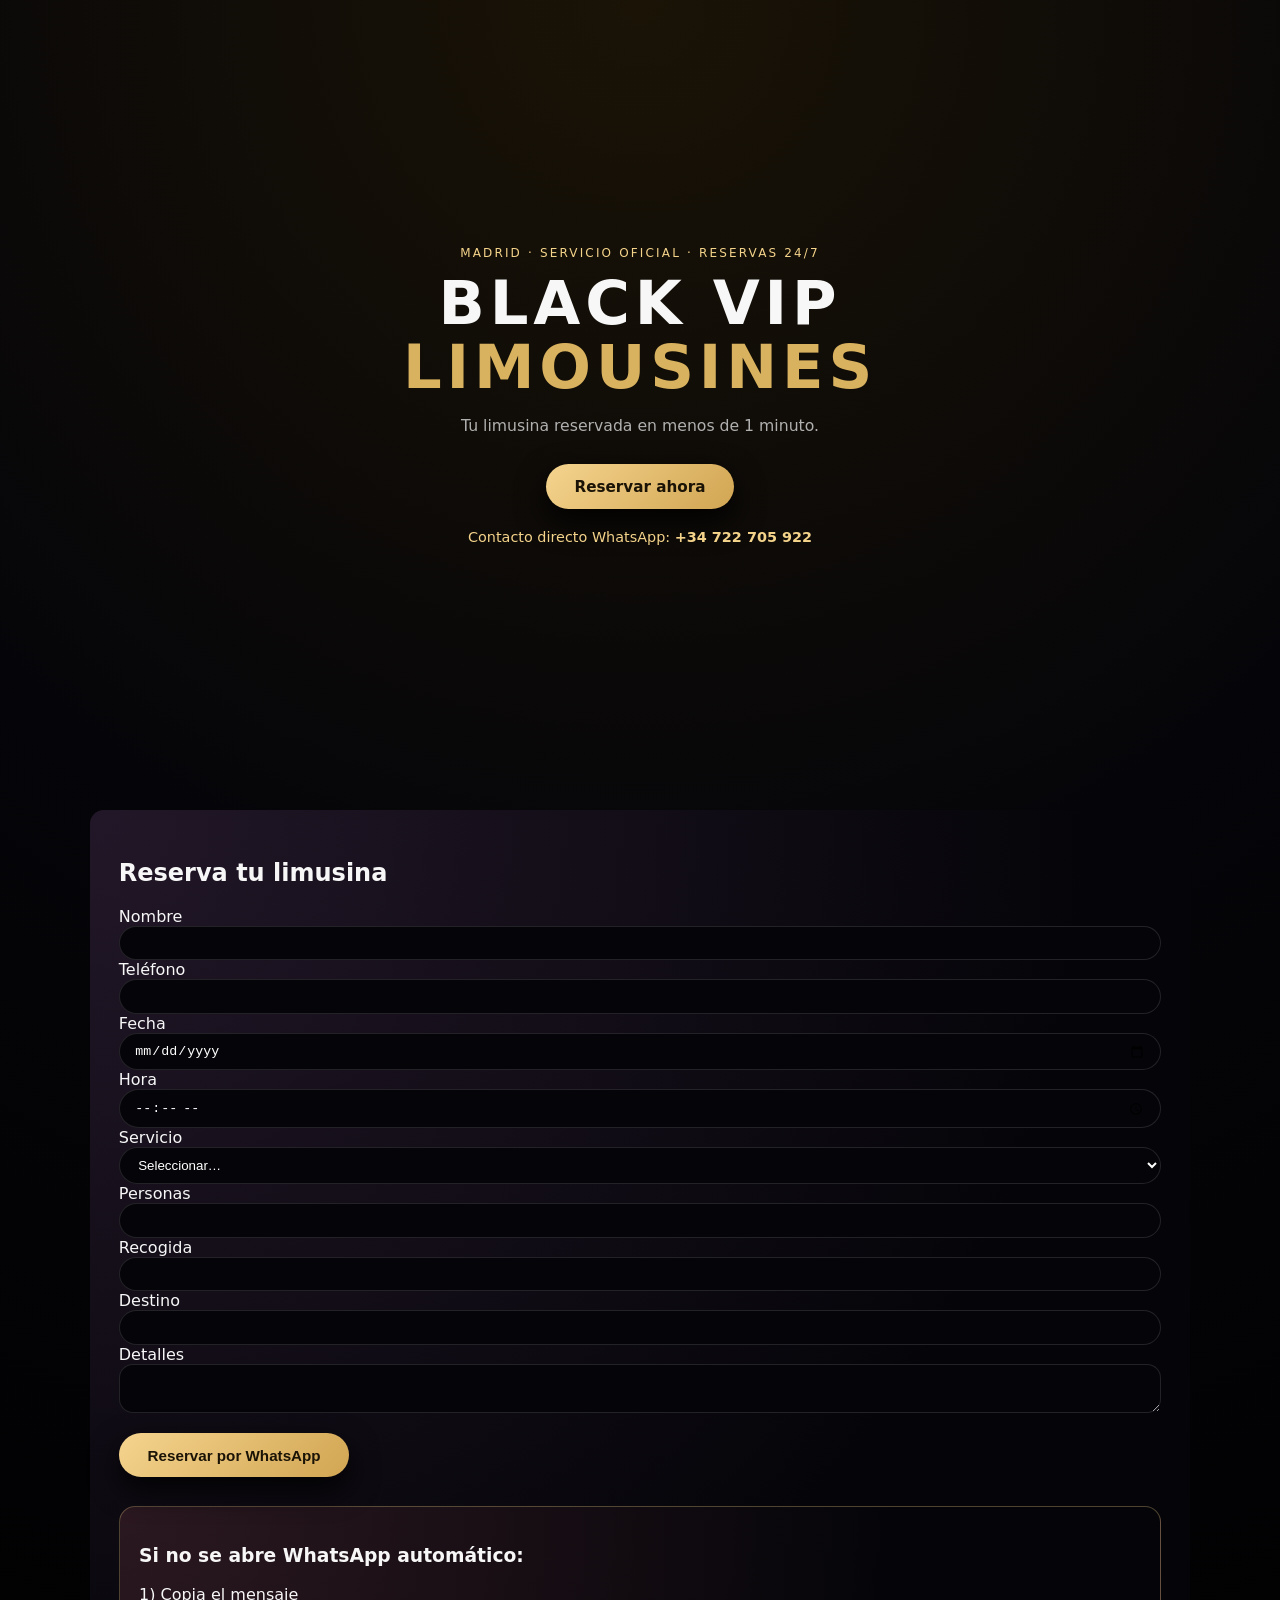
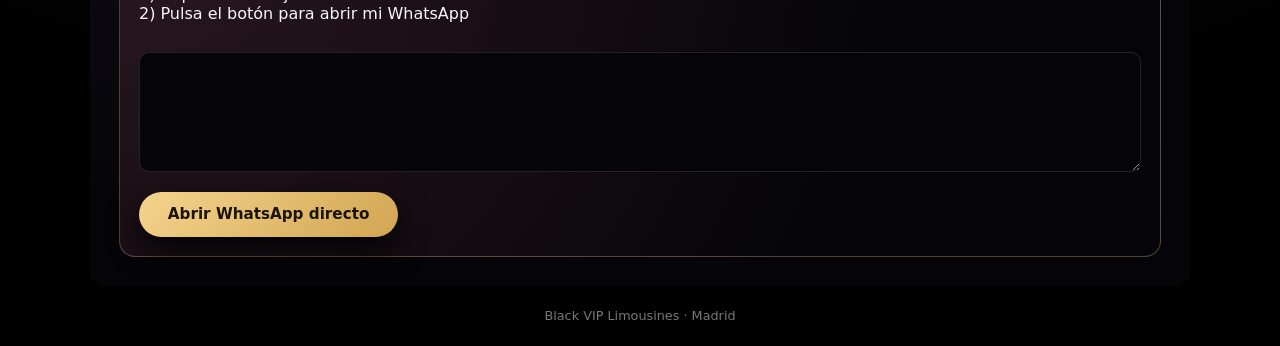
<file: index.html>
<!DOCTYPE html>
<html lang="es">
<head>
<meta charset="UTF-8">
<title>Black VIP Limousines Madrid</title>
<meta name="viewport" content="width=device-width, initial-scale=1.0">

<style>
/* ============================
   TODO EL CSS AQUÍ
   ============================ */

:root {
  --bg: #050509;
  --bg-alt: #0c0c11;
  --gold: #d9b25f;
  --gold-soft: #f4d38a;
  --text: #f7f7f7;
  --muted: #b0b0b0;
  --radius: 14px;
  --shadow: 0 18px 40px rgba(0, 0, 0, 0.8);
  --max-width: 1100px;
  --transition: 0.25s ease-out;
  font-family: system-ui, -apple-system, BlinkMacSystemFont, "SF Pro Text",
    "Roboto", sans-serif;
}

*, *::before, *::after {
  box-sizing: border-box;
}

body {
  margin: 0;
  background: radial-gradient(circle at top, #1a1306 0, #050509 45%, #000 100%);
  color: var(--text);
}

/* HERO */

.hero {
  min-height: 90vh;
  display: flex;
  align-items: center;
  justify-content: center;
  text-align: center;
  padding: 3rem 1.5rem 4rem;
}

.hero-inner {
  max-width: 780px;
}

.hero-tag {
  text-transform: uppercase;
  letter-spacing: 0.18em;
  font-size: 0.75rem;
  color: var(--gold-soft);
  margin-bottom: 0.75rem;
}

.hero h1 {
  font-size: clamp(2.6rem, 5vw, 3.8rem);
  line-height: 1.05;
  letter-spacing: 0.08em;
  margin: 0 0 1rem;
}

.hero h1 span {
  color: var(--gold);
}

.hero-subtitle {
  margin: 0 auto 1.8rem;
  max-width: 600px;
  color: var(--muted);
  font-size: 0.98rem;
}

.hero-phone {
  margin-top: 1.25rem;
  font-size: 0.9rem;
  color: var(--gold-soft);
}

.btn {
  display: inline-flex;
  align-items: center;
  justify-content: center;
  gap: 0.35rem;
  padding: 0.85rem 1.8rem;
  border-radius: 999px;
  font-weight: 600;
  font-size: 0.95rem;
  text-decoration: none;
  border: none;
  cursor: pointer;
  transition: var(--transition);
}

.btn-primary {
  background: linear-gradient(135deg, #f5d48e, #d1a552);
  color: #1a1306;
  box-shadow: 0 12px 30px rgba(0, 0, 0, 0.9);
}

.btn-primary:hover {
  transform: translateY(-2px);
  box-shadow: 0 16px 40px rgba(0, 0, 0, 0.95);
}

/* CARDS */

.cards {
  max-width: var(--max-width);
  margin: 0 auto;
  display: grid;
  grid-template-columns: repeat(auto-fit, minmax(260px,1fr));
  gap: 1.6rem;
}

.card {
  background: radial-gradient(circle at top left,#1f1725 0,#050509 55%);
  border-radius: var(--radius);
  padding: 1.8rem 1.6rem;
  box-shadow: var(--shadow);
  border: 1px solid rgba(255,255,255,0.04);
}

.card h3 { margin:0 0 .6rem; }

/* FORMULARIO */

.booking-form{
  max-width: var(--max-width);
  margin:0 auto;
  background: radial-gradient(circle at top left,#221728 0,#050509 65%);
  border-radius: var(--radius);
  padding:1.8rem;
}

input,select,textarea {
  width:100%;
  background:#050509;
  border-radius:999px;
  border:1px solid rgba(255,255,255,0.12);
  color:white;
  padding:.55rem .9rem;
}

textarea {
  border-radius:14px;
}

/* MANUAL BOX */
.manual-box {
  margin-top:1.8rem;
  padding:1.2rem;
  background: radial-gradient(circle at top left,#2b1820 0,#050509 70%);
  border:1px solid rgba(244,211,138,0.3);
  border-radius:16px;
}

#mensaje-whatsapp {
  width:100%;
  min-height:120px;
  border-radius:10px;
  margin-top:.8rem;
}

.footer {
  padding:1.4rem;
  text-align:center;
  background:#000;
  color:#777;
  font-size:.8rem;
}

</style>
</head>

<body>

<!-- ======================= -->
<!--        HERO             -->
<!-- ======================= -->
<header class="hero">
  <div class="hero-inner">
    <p class="hero-tag">MADRID · SERVICIO OFICIAL · RESERVAS 24/7</p>
    <h1>BLACK VIP<br><span>LIMOUSINES</span></h1>
    <p class="hero-subtitle">
      Tu limusina reservada en menos de 1 minuto.
    </p>
    <a href="#reserva" class="btn btn-primary">Reservar ahora</a>
    <p class="hero-phone">Contacto directo WhatsApp: <strong>+34 722 705 922</strong></p>
  </div>
</header>

<!-- ======================= -->
<!--     FORMULARIO          -->
<!-- ======================= -->
<section id="reserva" class="section section-form">
  <div class="booking-form">
    <h2>Reserva tu limusina</h2>

    <form id="form-reserva">
      <label>Nombre</label>
      <input id="nombre" required>

      <label>Teléfono</label>
      <input id="telefono" required>

      <label>Fecha</label>
      <input type="date" id="fecha" required>

      <label>Hora</label>
      <input type="time" id="hora" required>

      <label>Servicio</label>
      <select id="servicio" required>
        <option value="">Seleccionar…</option>
        <option value="Hummer Negra · 12 plazas (290€)">Hummer Negra · 12 plazas (290€)</option>
        <option value="Limobus hasta 14 personas (300€)">Limobus hasta 14 personas (300€)</option>
      </select>

      <label>Personas</label>
      <input type="number" id="personas" required>

      <label>Recogida</label>
      <input id="recogida" required>

      <label>Destino</label>
      <input id="destino" required>

      <label>Detalles</label>
      <textarea id="detalles"></textarea>

      <button class="btn btn-primary" type="submit" style="margin-top:1rem;">Reservar por WhatsApp</button>
    </form>

    <!-- Manual -->
    <div class="manual-box">
      <h3>Si no se abre WhatsApp automático:</h3>
      <p>1) Copia el mensaje<br>2) Pulsa el botón para abrir mi WhatsApp</p>

      <textarea id="mensaje-whatsapp" readonly></textarea>

      <a class="btn btn-primary" href="https://api.whatsapp.com/send?phone=34722705922" target="_blank" style="margin-top:1rem;">
        Abrir WhatsApp directo
      </a>
    </div>
  </div>
</section>

<footer class="footer">
  Black VIP Limousines · Madrid
</footer>

<!-- ======================= -->
<!--          JS             -->
<!-- ======================= -->
<script>
const WHATSAPP_NUMBER="34722705922";

document.getElementById("form-reserva").addEventListener("submit", function(e){
  e.preventDefault();

  let nombre=document.getElementById("nombre").value.trim();
  let tel=document.getElementById("telefono").value.trim();
  let fecha=document.getElementById("fecha").value;
  let hora=document.getElementById("hora").value;
  let servicio=document.getElementById("servicio").value;
  let personas=document.getElementById("personas").value;
  let recogida=document.getElementById("recogida").value.trim();
  let destino=document.getElementById("destino").value.trim();
  let detalles=document.getElementById("detalles").value.trim();

  let msg =
"RESERVA LIMUSINA\n\n" +
"Nombre: "+nombre+"\n" +
"Teléfono: "+tel+"\n" +
"Fecha: "+fecha+"\n" +
"Hora: "+hora+"\n" +
"Servicio: "+servicio+"\n" +
"Personas: "+personas+"\n" +
"Recogida: "+recogida+"\n" +
"Destino: "+destino+"\n" +
"Detalles: "+detalles+"\n\n";

  document.getElementById("mensaje-whatsapp").value = msg;

  let url = "https://api.whatsapp.com/send?phone="+WHATSAPP_NUMBER+"&text="+encodeURIComponent(msg);

  window.location.href = url;
});
</script>

</body>
</html>
</file>
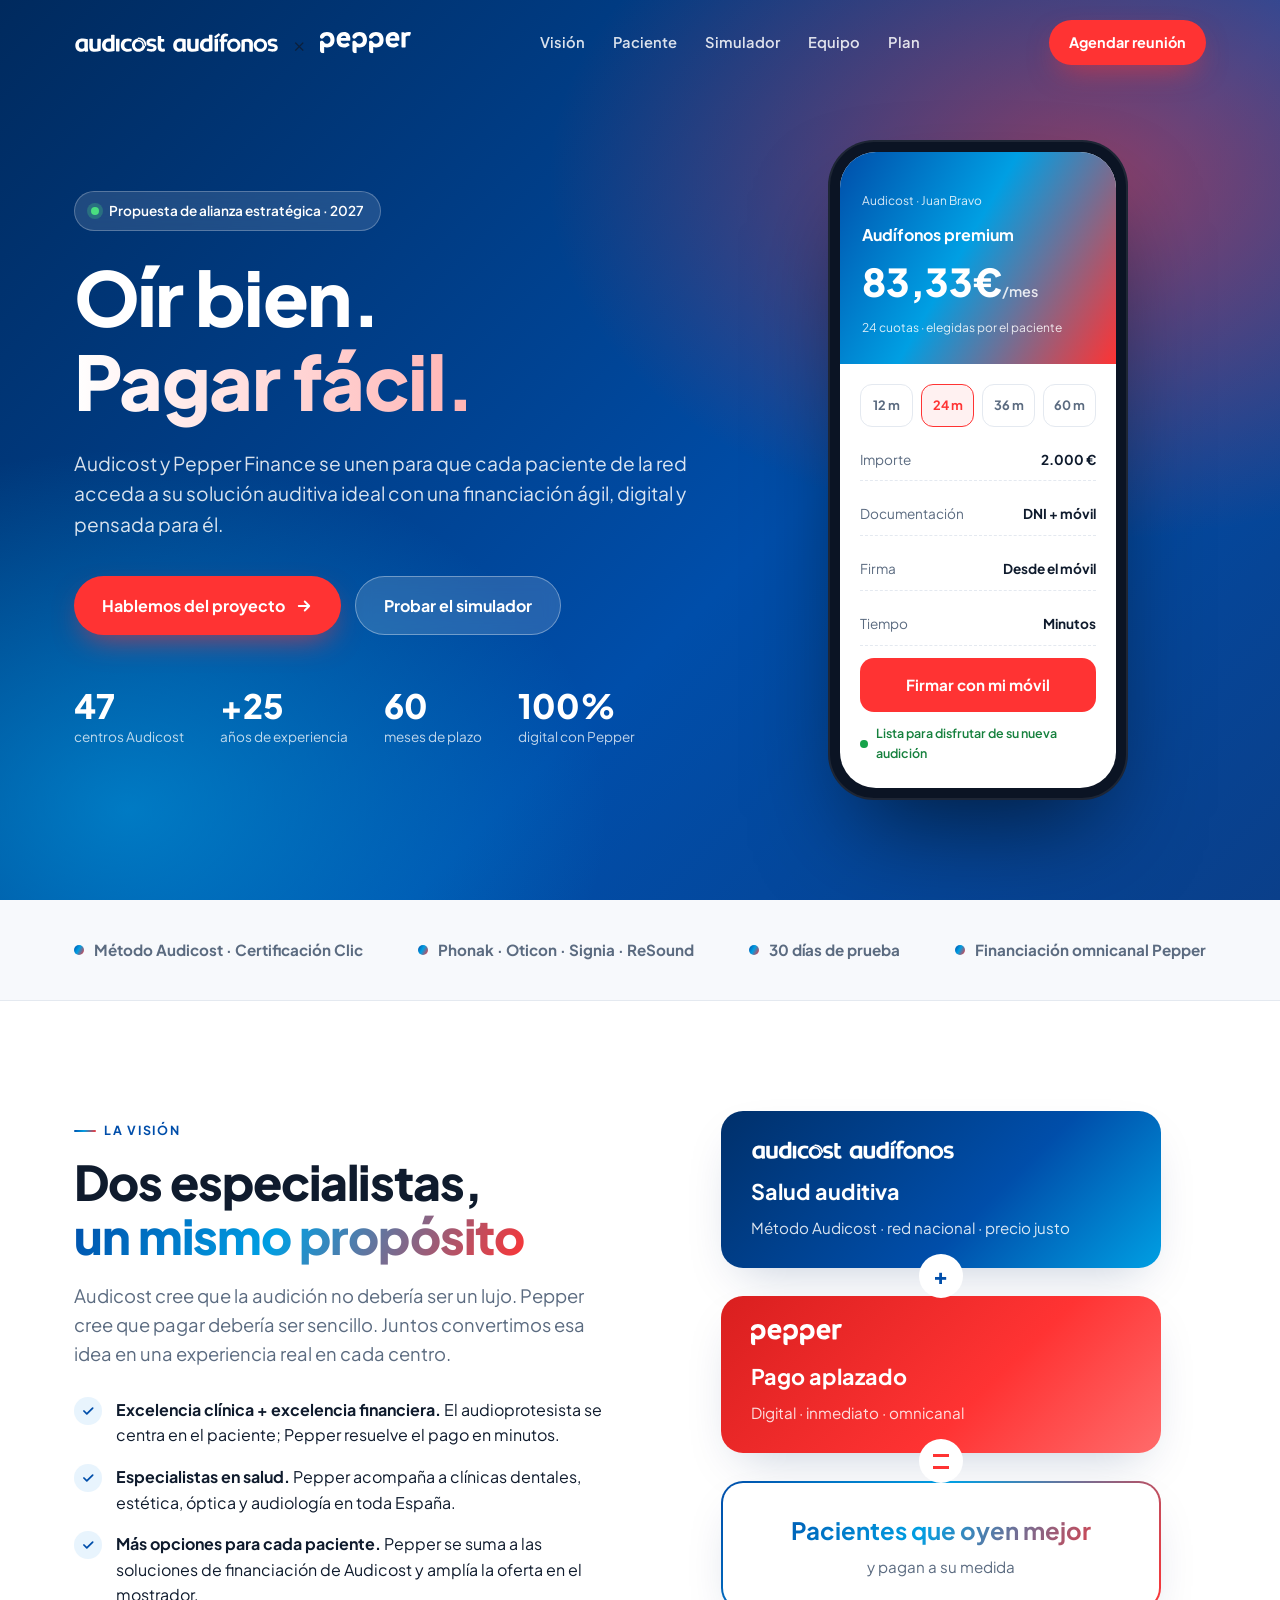
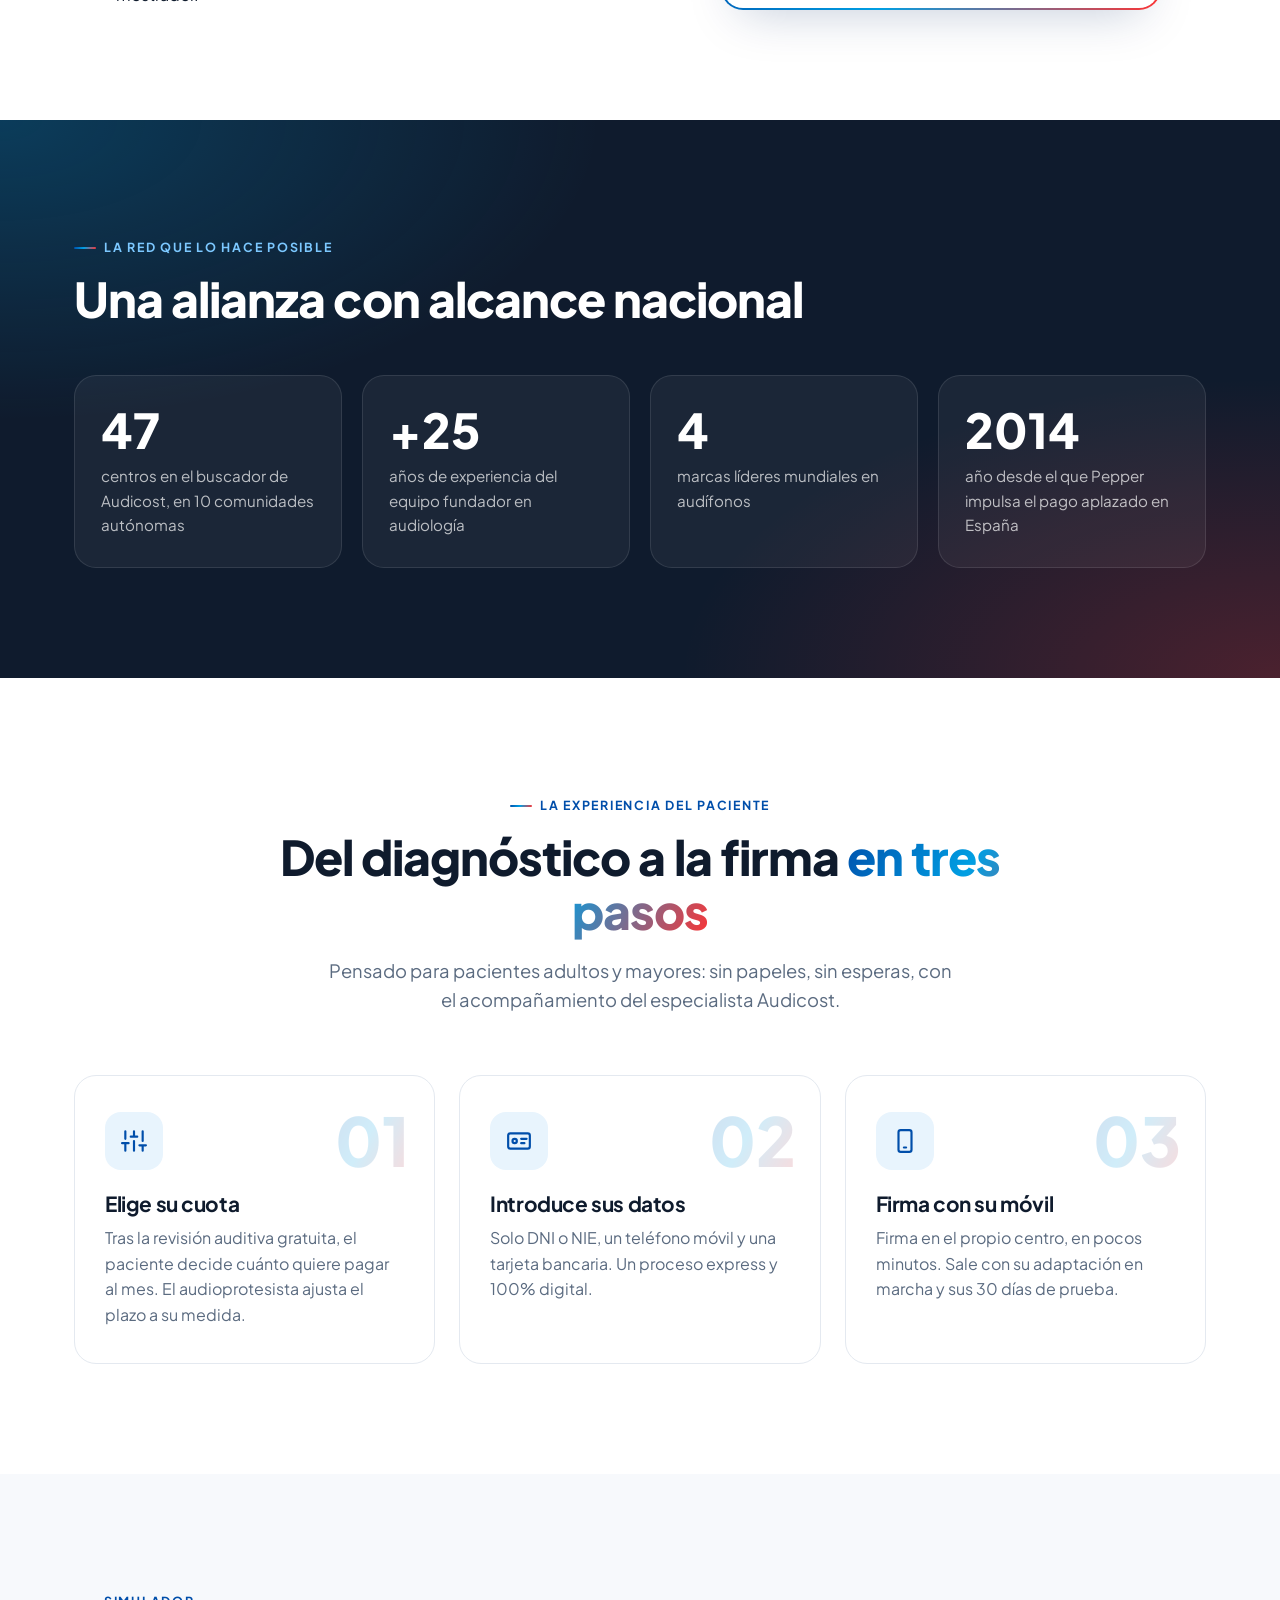
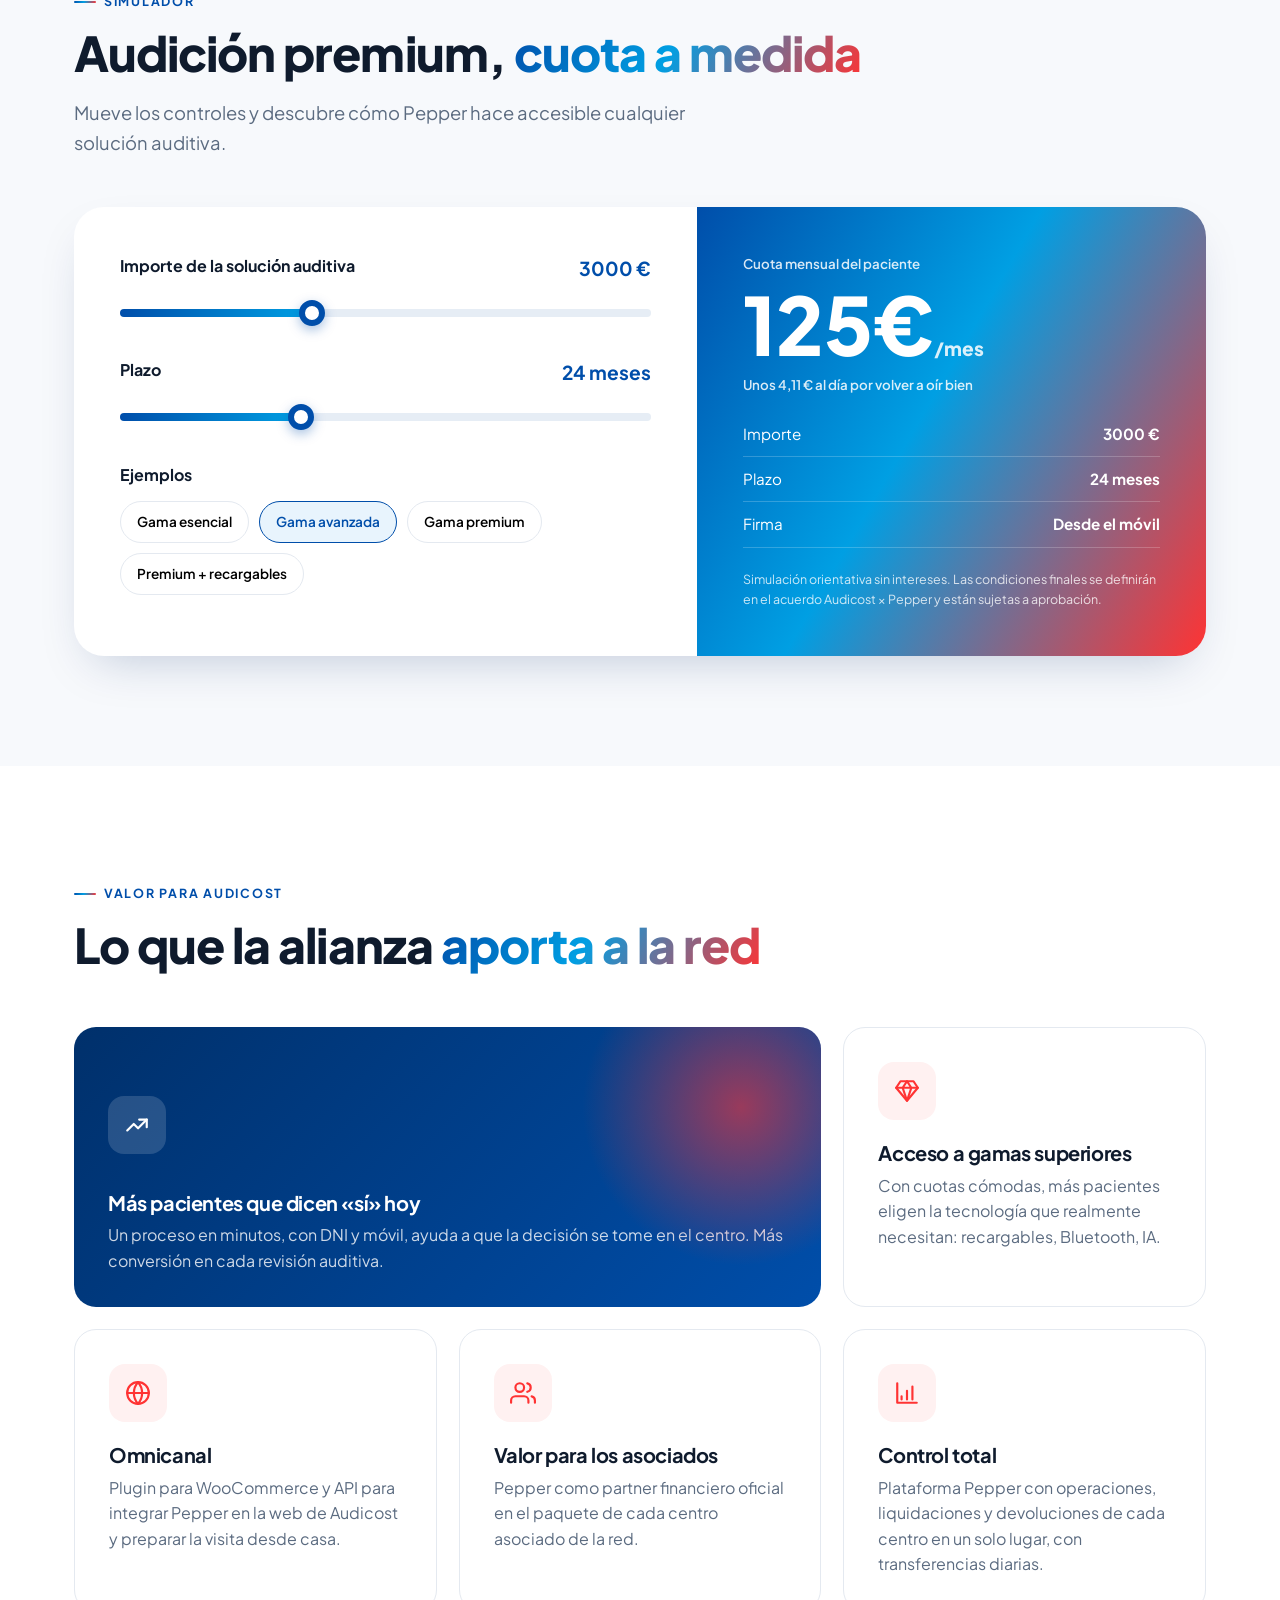
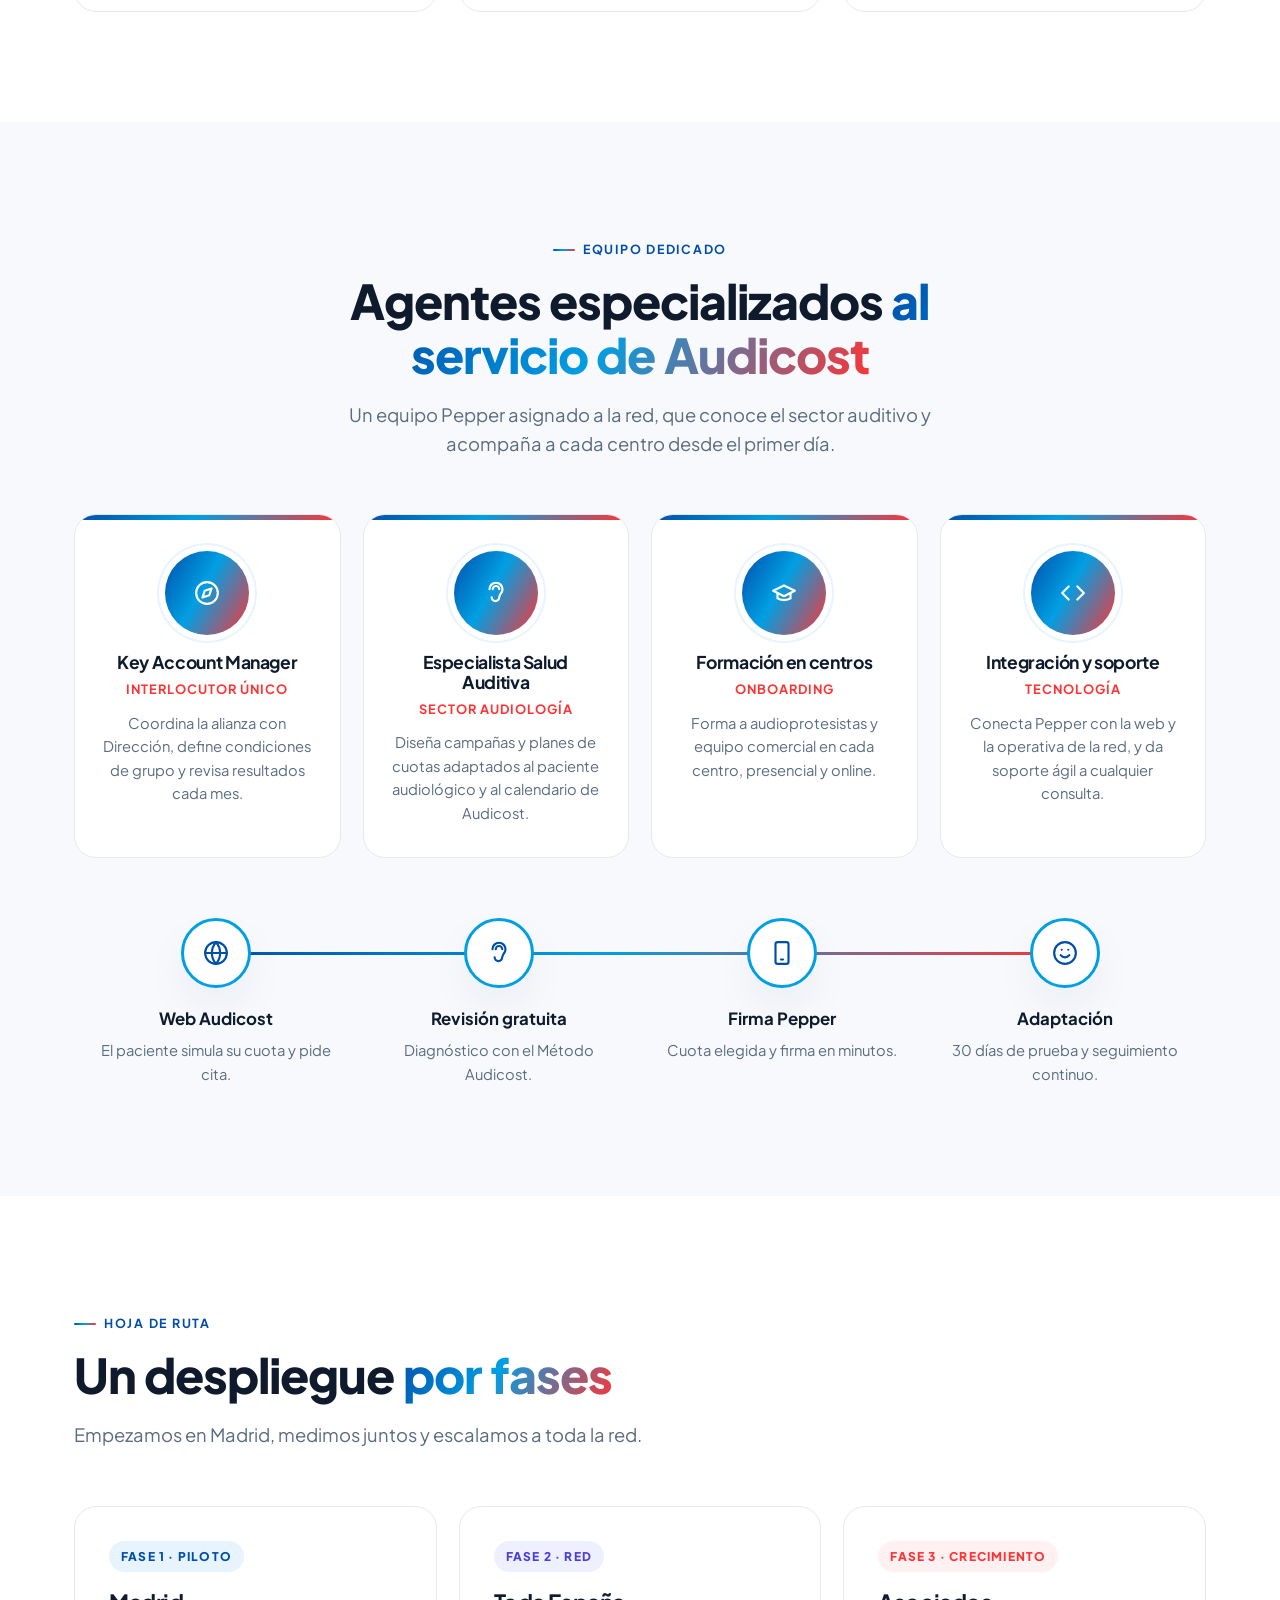
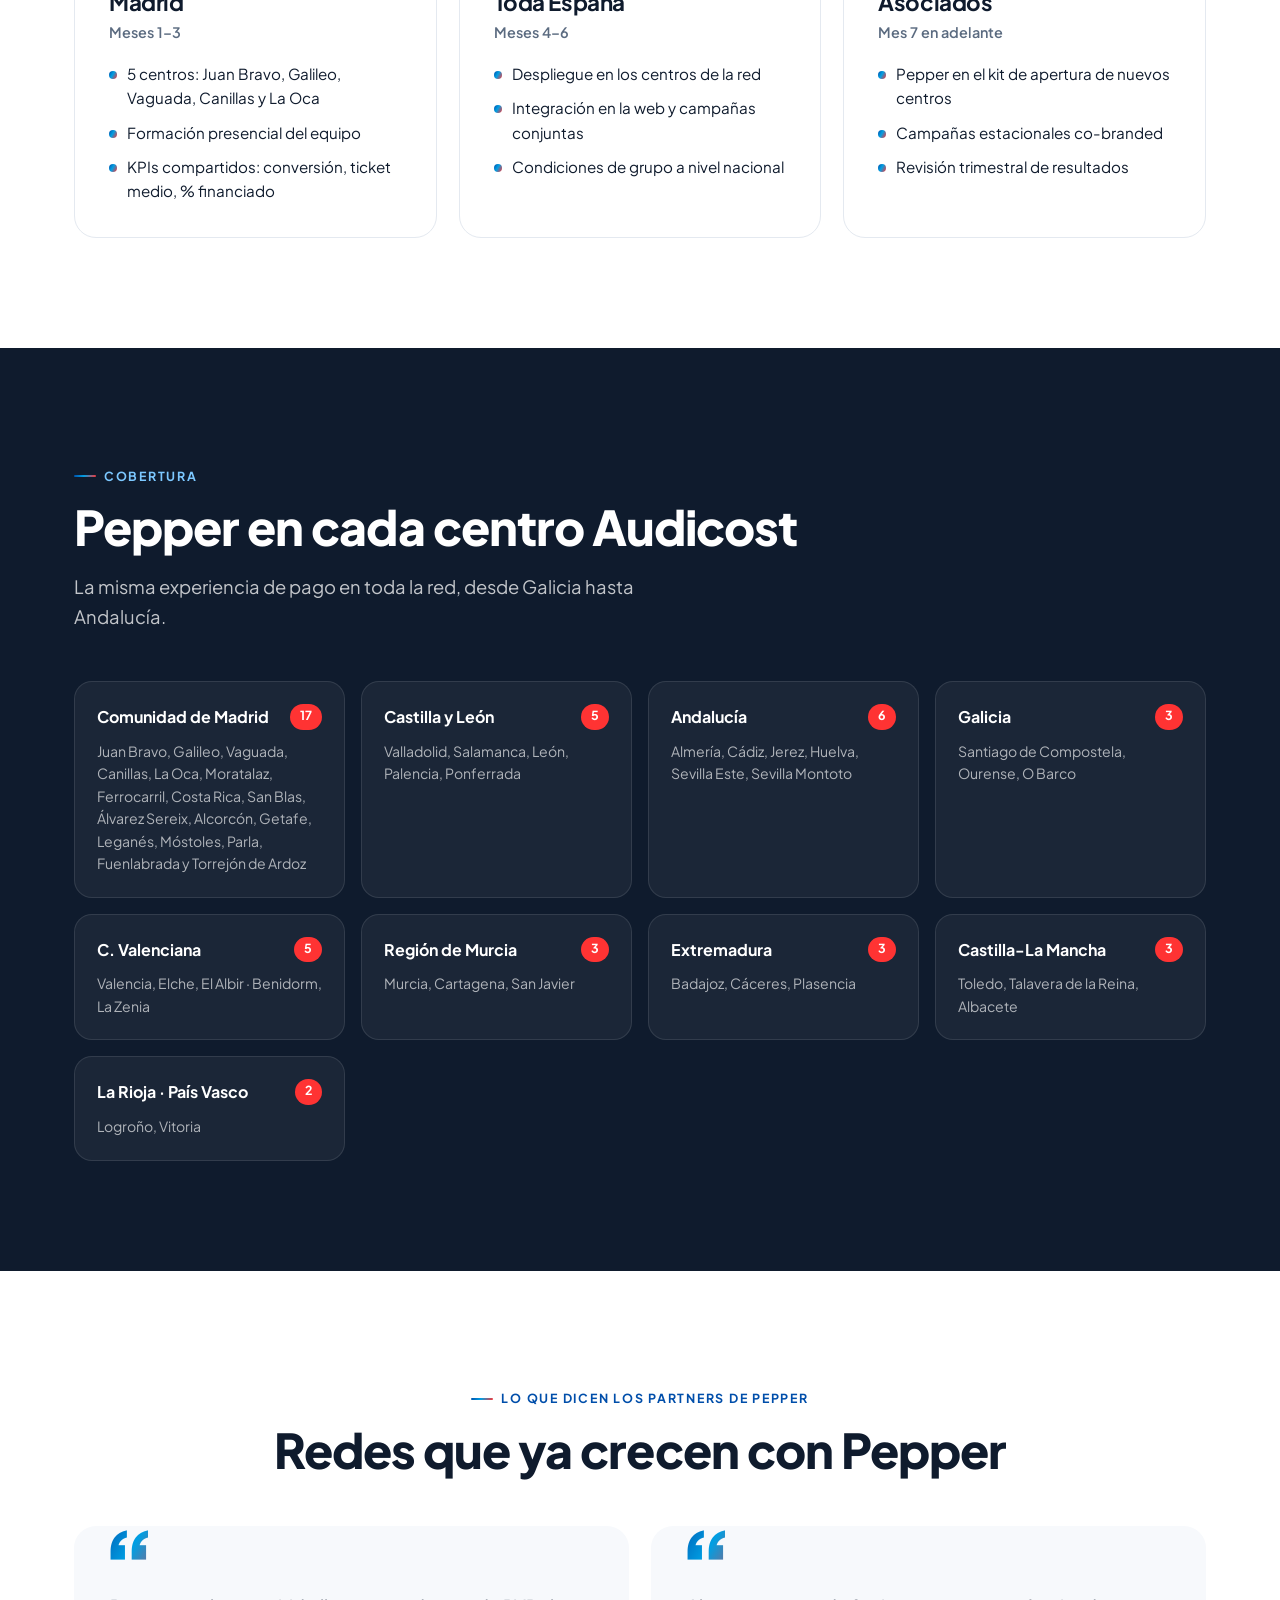
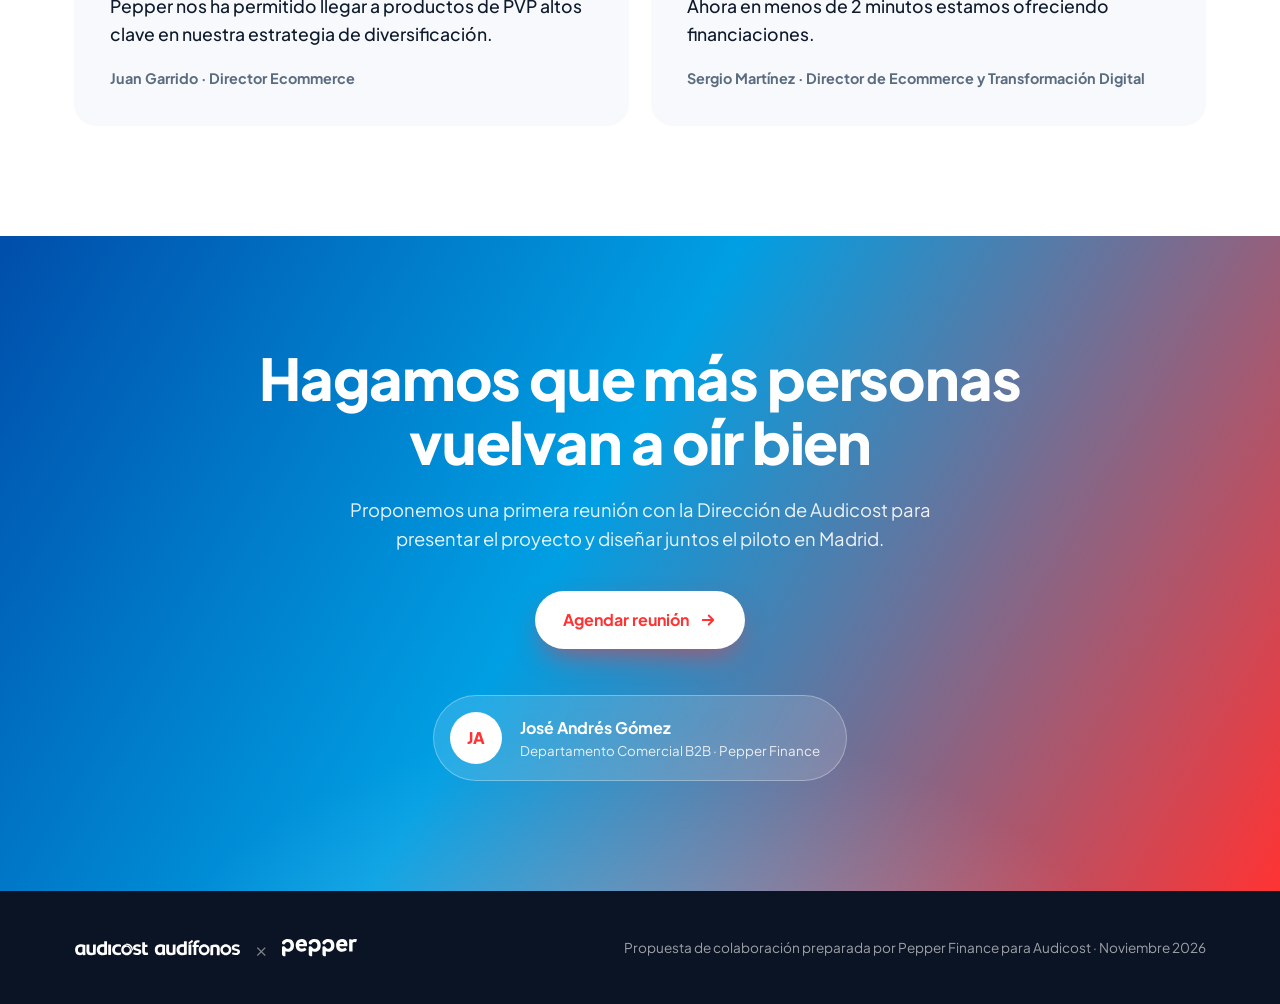
<file: audicost-pepper/index.html>
<!DOCTYPE html>
<html lang="es">
<head>
<meta charset="UTF-8">
<meta name="viewport" content="width=device-width, initial-scale=1.0">
<title>Audicost × Pepper · Oír bien, pagar fácil</title>
<meta name="description" content="Propuesta de colaboración entre Audicost y Pepper Finance: financiación ágil y 100% digital para toda la red de centros auditivos.">
<link rel="preconnect" href="https://fonts.googleapis.com">
<link rel="preconnect" href="https://fonts.gstatic.com" crossorigin>
<link href="https://fonts.googleapis.com/css2?family=Plus+Jakarta+Sans:wght@400;500;600;700;800&display=swap" rel="stylesheet">
<style>
  :root{
    --blue:#004eaa; --blue-2:#009fe3; --blue-3:#e8f4fd;
    --red:#ff3333; --red-2:#ff6b6b; --red-3:#fff1f1;
    --ink:#0f1b2d; --muted:#5b6b80; --line:#e4e9f0; --bg:#f7f9fc;
    --radius:22px; --shadow:0 20px 50px -20px rgba(0,40,100,.25);
    --grad:linear-gradient(120deg,var(--blue) 0%,var(--blue-2) 45%,var(--red) 100%);
  }
  *{box-sizing:border-box;margin:0;padding:0}
  html{scroll-behavior:smooth;overflow-x:hidden}
  body{font-family:"Plus Jakarta Sans",system-ui,-apple-system,Segoe UI,Roboto,sans-serif;color:var(--ink);background:#fff;line-height:1.6;-webkit-font-smoothing:antialiased;overflow-x:hidden}
  img{max-width:100%;display:block}
  a{color:inherit;text-decoration:none}
  .wrap{max-width:1180px;margin:0 auto;padding:0 24px}
  .eyebrow{display:inline-flex;align-items:center;gap:8px;font-size:.78rem;font-weight:700;letter-spacing:.14em;text-transform:uppercase;color:var(--blue)}
  .eyebrow::before{content:"";width:22px;height:2px;background:var(--grad);border-radius:2px}
  h1,h2,h3{line-height:1.12;letter-spacing:-.02em}
  h2{font-size:clamp(2rem,4vw,3rem);font-weight:800;margin:14px 0 18px}
  .lead{font-size:1.15rem;color:var(--muted);max-width:640px}
  .grad-text{background:var(--grad);-webkit-background-clip:text;background-clip:text;color:transparent}
  section{padding:110px 0;position:relative}
  .btn{display:inline-flex;align-items:center;gap:10px;padding:16px 28px;border-radius:999px;font-weight:700;font-size:1rem;transition:transform .2s,box-shadow .2s,background .2s;cursor:pointer;border:0}
  .btn-primary{background:var(--red);color:#fff;box-shadow:0 12px 30px -10px rgba(255,51,51,.7)}
  .btn-primary:hover{transform:translateY(-2px);box-shadow:0 18px 40px -12px rgba(255,51,51,.8)}
  .btn-ghost{background:rgba(255,255,255,.14);color:#fff;border:1px solid rgba(255,255,255,.35);backdrop-filter:blur(8px)}
  .btn-ghost:hover{background:rgba(255,255,255,.24)}

  /* NAV */
  nav{position:fixed;inset:0 0 auto 0;z-index:50;transition:background .3s,box-shadow .3s,padding .3s;padding:20px 0}
  nav.scrolled{background:rgba(255,255,255,.92);backdrop-filter:blur(14px);box-shadow:0 1px 0 var(--line);padding:12px 0}
  nav .wrap{display:flex;align-items:center;justify-content:space-between;gap:20px}
  .duo{display:flex;align-items:center;gap:14px}
  .duo img{height:22px;width:auto}
  .duo .x{font-weight:300;font-size:1.3rem;opacity:.8}
  nav .logo-dark{display:none}
  nav.scrolled .logo-light{display:none}
  nav.scrolled .logo-dark{display:block}
  nav.scrolled .x{color:var(--ink)}
  .nav-links{display:flex;gap:28px;font-weight:600;font-size:.92rem;color:#fff}
  nav.scrolled .nav-links{color:var(--ink)}
  .nav-links a{opacity:.85;transition:opacity .2s}
  .nav-links a:hover{opacity:1}
  nav .btn{padding:11px 20px;font-size:.9rem}
  @media(max-width:900px){.nav-links{display:none}}
  @media(max-width:600px){nav .btn{display:none}.duo img{height:17px}.hero-stats{gap:22px}.sim-left,.sim-right{padding:30px}.hero .ctas .btn{width:100%;justify-content:center}}

  /* HERO */
  .hero{position:relative;min-height:100vh;display:flex;align-items:center;padding:140px 0 100px;color:#fff;background:#00306b;overflow:hidden}
  .hero::before{content:"";position:absolute;inset:0;background:
     radial-gradient(900px 600px at 85% 20%,rgba(255,51,51,.55),transparent 60%),
     radial-gradient(800px 600px at 10% 90%,rgba(0,159,227,.6),transparent 60%),
     linear-gradient(135deg,#002a5e,#004eaa 60%,#0a3f8a)}
  .waves{position:absolute;inset:0;pointer-events:none;opacity:.35}
  .waves span{position:absolute;left:50%;top:55%;border:1.5px solid rgba(255,255,255,.5);border-radius:50%;transform:translate(-50%,-50%);animation:pulse 6s linear infinite}
  .waves span:nth-child(2){animation-delay:1.5s}.waves span:nth-child(3){animation-delay:3s}.waves span:nth-child(4){animation-delay:4.5s}
  @keyframes pulse{0%{width:0;height:0;opacity:.9}100%{width:1600px;height:1600px;opacity:0}}
  .hero .wrap{position:relative;display:grid;grid-template-columns:1.15fr .85fr;gap:60px;align-items:center}
  .pill{display:inline-flex;align-items:center;gap:10px;background:rgba(255,255,255,.12);border:1px solid rgba(255,255,255,.25);padding:8px 16px;border-radius:999px;font-size:.85rem;font-weight:600;backdrop-filter:blur(8px)}
  .pill i{width:8px;height:8px;border-radius:50%;background:#4ade80;box-shadow:0 0 0 4px rgba(74,222,128,.25)}
  .hero h1{font-size:clamp(2.6rem,6vw,4.7rem);font-weight:800;margin:24px 0}
  .hero h1 em{font-style:normal;background:linear-gradient(90deg,#fff,#ffb3b3);-webkit-background-clip:text;background-clip:text;color:transparent}
  .hero p.lead{color:rgba(255,255,255,.85);font-size:1.2rem}
  .hero .ctas{display:flex;gap:14px;flex-wrap:wrap;margin-top:36px}
  .hero-stats{display:flex;gap:36px;margin-top:54px;flex-wrap:wrap}
  .hero-stats b{display:block;font-size:2.1rem;font-weight:800;line-height:1}
  .hero-stats span{font-size:.85rem;color:rgba(255,255,255,.75)}

  /* phone mock */
  .phone{width:300px;margin:0 auto;background:#0b1424;border-radius:46px;padding:12px;box-shadow:0 50px 100px -30px rgba(0,0,0,.6),inset 0 0 0 2px rgba(255,255,255,.08);animation:float 6s ease-in-out infinite}
  @keyframes float{50%{transform:translateY(-14px)}}
  .screen{background:#fff;border-radius:36px;overflow:hidden;color:var(--ink);min-height:560px;display:flex;flex-direction:column}
  .screen-top{background:var(--grad);padding:34px 22px 26px;color:#fff}
  .screen-top small{opacity:.85;font-size:.75rem}
  .screen-top .amount{font-size:2.4rem;font-weight:800;margin-top:4px}
  .screen-top .amount sub{font-size:.9rem;font-weight:600;opacity:.85;vertical-align:baseline}
  .screen-body{padding:20px 20px 24px;display:flex;flex-direction:column;gap:12px;flex:1}
  .chip-row{display:flex;gap:8px}
  .chip-row div{flex:1;text-align:center;border:1.5px solid var(--line);border-radius:12px;padding:10px 0;font-size:.8rem;font-weight:700;color:var(--muted)}
  .chip-row div.on{border-color:var(--red);color:var(--red);background:var(--red-3)}
  .line-item{display:flex;justify-content:space-between;font-size:.85rem;padding:10px 0;border-bottom:1px dashed var(--line)}
  .line-item span{color:var(--muted)}
  .line-item b{font-weight:700}
  .sign{margin-top:auto;background:var(--red);color:#fff;text-align:center;padding:15px;border-radius:14px;font-weight:700;font-size:.95rem}
  .ok{display:flex;align-items:center;gap:8px;font-size:.78rem;color:#15803d;font-weight:600;justify-content:center}
  @media(max-width:960px){.hero .wrap{grid-template-columns:1fr}.phone{display:none}}

  /* VALUES BAND */
  .band{background:var(--bg);padding:38px 0;border-bottom:1px solid var(--line)}
  .band .wrap{display:flex;justify-content:space-between;gap:24px;flex-wrap:wrap;font-weight:700;color:var(--muted);font-size:.95rem}
  .band .wrap div{display:flex;align-items:center;gap:10px}
  .band .dot{width:10px;height:10px;border-radius:50%;background:var(--grad)}

  /* VISION */
  .split{display:grid;grid-template-columns:1fr 1fr;gap:70px;align-items:center}
  @media(max-width:900px){.split{grid-template-columns:1fr;gap:40px}}
  .fusion{max-width:440px;margin:0 auto;width:100%;display:grid;gap:14px}
  .fcard{border-radius:var(--radius);padding:28px 30px;color:#fff;box-shadow:var(--shadow);display:flex;flex-direction:column;gap:6px}
  .fcard img{height:22px;width:auto;align-self:flex-start;margin-bottom:8px}
  .fcard b{font-size:1.35rem}
  .fcard small{opacity:.85;font-size:.95rem}
  .fcard.a{background:linear-gradient(135deg,#00306b,var(--blue) 60%,var(--blue-2))}
  .fcard.b{background:linear-gradient(135deg,#d91f1f,var(--red) 60%,var(--red-2))}
  .fcard.c{background:#fff;color:var(--ink);border:2px solid transparent;background:linear-gradient(#fff,#fff) padding-box,var(--grad) border-box;text-align:center}
  .fcard.c b{font-size:1.5rem;background:var(--grad);-webkit-background-clip:text;background-clip:text;color:transparent}
  .fcard.c small{color:var(--muted);opacity:1}
  .plus,.eq{justify-self:center;width:44px;height:44px;border-radius:50%;background:#fff;box-shadow:var(--shadow);display:grid;place-items:center;font-weight:800;font-size:1.4rem;color:var(--blue);margin:-28px 0;z-index:1}
  .eq::before{content:"";width:16px;height:9px;border-top:3px solid var(--red);border-bottom:3px solid var(--red)}
  .checks{list-style:none;margin-top:28px;display:grid;gap:16px}
  .checks li{display:flex;gap:14px;align-items:flex-start}
  .checks li::before{content:"";flex:none;width:28px;height:28px;border-radius:50%;background:var(--blue-3) url("data:image/svg+xml,%3Csvg xmlns='http://www.w3.org/2000/svg' viewBox='0 0 24 24' fill='none' stroke='%23004eaa' stroke-width='3' stroke-linecap='round' stroke-linejoin='round'%3E%3Cpath d='M5 12l5 5L20 7'/%3E%3C/svg%3E") center/14px no-repeat}

  /* NUMBERS */
  .numbers{background:var(--ink);color:#fff;overflow:hidden}
  .numbers::before{content:"";position:absolute;inset:0;background:radial-gradient(600px 300px at 0% 0%,rgba(0,159,227,.25),transparent),radial-gradient(600px 300px at 100% 100%,rgba(255,51,51,.25),transparent)}
  .numbers .wrap{position:relative}
  .numbers .eyebrow{color:#7cc8ff}
  .num-grid{display:grid;grid-template-columns:repeat(4,1fr);gap:20px;margin-top:50px}
  @media(max-width:900px){.num-grid{grid-template-columns:repeat(2,minmax(0,1fr))}}
  @media(max-width:560px){.num{padding:22px 18px}.num b{font-size:2.3rem}}
  .num{background:rgba(255,255,255,.05);border:1px solid rgba(255,255,255,.1);border-radius:var(--radius);padding:30px 26px}
  .num b{font-size:3rem;font-weight:800;display:block;line-height:1}
  .num span{color:rgba(255,255,255,.7);font-size:.95rem;display:block;margin-top:10px}

  /* STEPS */
  .steps{display:grid;grid-template-columns:repeat(3,1fr);gap:24px;margin-top:60px;counter-reset:s}
  @media(max-width:900px){.steps{grid-template-columns:1fr}}
  .step{background:#fff;border:1px solid var(--line);border-radius:var(--radius);padding:36px 30px;position:relative;transition:transform .3s,box-shadow .3s}
  .step:hover{transform:translateY(-6px);box-shadow:var(--shadow)}
  .step::before{counter-increment:s;content:"0" counter(s);font-size:4.2rem;font-weight:800;position:absolute;right:24px;top:10px;background:var(--grad);-webkit-background-clip:text;background-clip:text;color:transparent;opacity:.18}
  .ico{width:58px;height:58px;border-radius:16px;display:grid;place-items:center;margin-bottom:22px;background:var(--blue-3);color:var(--blue)}
  .step h3{font-size:1.3rem;margin-bottom:10px}
  .step p{color:var(--muted)}

  /* SIMULATOR */
  .sim{background:var(--bg)}
  .sim-card{display:grid;grid-template-columns:1.1fr .9fr;background:#fff;border-radius:30px;box-shadow:var(--shadow);overflow:hidden;margin-top:50px}
  @media(max-width:900px){.sim-card{grid-template-columns:1fr}}
  .sim-left{padding:46px}
  .field{margin-bottom:34px}
  .field label{display:flex;justify-content:space-between;font-weight:700;margin-bottom:14px}
  .field label output{color:var(--blue);font-size:1.2rem}
  input[type=range]{-webkit-appearance:none;appearance:none;width:100%;height:8px;border-radius:8px;background:linear-gradient(90deg,var(--blue),var(--blue-2)) 0/var(--p,50%) 100% no-repeat,#e6edf5;outline:none}
  input[type=range]::-webkit-slider-thumb{-webkit-appearance:none;width:26px;height:26px;border-radius:50%;background:#fff;border:6px solid var(--blue);cursor:pointer;box-shadow:0 4px 12px rgba(0,78,170,.35)}
  input[type=range]::-moz-range-thumb{width:16px;height:16px;border-radius:50%;background:#fff;border:6px solid var(--blue);cursor:pointer}
  .presets{display:flex;gap:10px;flex-wrap:wrap}
  .presets button{border:1.5px solid var(--line);background:#fff;border-radius:999px;padding:9px 16px;font:inherit;font-size:.85rem;font-weight:600;cursor:pointer;transition:.2s}
  .presets button:hover,.presets button.on{border-color:var(--blue);color:var(--blue);background:var(--blue-3)}
  .sim-right{background:var(--grad);color:#fff;padding:46px;display:flex;flex-direction:column;justify-content:center}
  .sim-right small{opacity:.85;font-weight:600}
  .big{font-size:clamp(3.4rem,7vw,5rem);font-weight:800;line-height:1;margin:10px 0}
  .big sub{font-size:1.2rem;vertical-align:baseline;opacity:.85}
  .sim-right ul{list-style:none;margin-top:26px;display:grid;gap:10px;font-size:.95rem}
  .sim-right li{display:flex;justify-content:space-between;border-bottom:1px solid rgba(255,255,255,.2);padding-bottom:10px}
  .note{font-size:.78rem;opacity:.8;margin-top:22px}

  /* BENEFITS */
  .ben-grid{display:grid;grid-template-columns:repeat(3,1fr);gap:22px;margin-top:56px}
  @media(max-width:900px){.ben-grid{grid-template-columns:1fr}}
  .ben{padding:34px;border-radius:var(--radius);border:1px solid var(--line);background:#fff;transition:.3s}
  .ben:hover{border-color:transparent;box-shadow:var(--shadow)}
  .ben.feature{grid-column:span 2;background:linear-gradient(135deg,#00306b,#004eaa);color:#fff;border:0;display:flex;flex-direction:column;justify-content:flex-end;min-height:280px;position:relative;overflow:hidden}
  .ben.feature::after{content:"";position:absolute;right:-80px;top:-80px;width:320px;height:320px;border-radius:50%;background:radial-gradient(circle,rgba(255,51,51,.6),transparent 70%)}
  .ben.feature p{color:rgba(255,255,255,.8)}
  @media(max-width:900px){.ben.feature{grid-column:auto}}
  .ben h3{font-size:1.25rem;margin:16px 0 8px;position:relative}
  .ben p{color:var(--muted);position:relative}
  .ben .ico{background:var(--red-3);color:var(--red)}
  .ben.feature .ico{background:rgba(255,255,255,.15);color:#fff}

  /* TEAM */
  .team{background:var(--bg)}
  .team-grid{display:grid;grid-template-columns:repeat(4,1fr);gap:22px;margin-top:56px}
  @media(max-width:1000px){.team-grid{grid-template-columns:repeat(2,1fr)}}
  @media(max-width:560px){.team-grid{grid-template-columns:1fr}}
  .agent{background:#fff;border-radius:var(--radius);padding:32px 26px;text-align:center;border:1px solid var(--line);transition:.3s;position:relative;overflow:hidden}
  .agent::before{content:"";position:absolute;inset:0 0 auto 0;height:5px;background:var(--grad)}
  .agent:hover{transform:translateY(-6px);box-shadow:var(--shadow)}
  .avatar{width:84px;height:84px;margin:4px auto 18px;border-radius:50%;background:var(--grad);display:grid;place-items:center;color:#fff;box-shadow:0 0 0 6px #fff,0 0 0 8px var(--blue-3)}
  .agent h3{font-size:1.1rem}
  .agent .role{color:var(--red);font-weight:700;font-size:.8rem;text-transform:uppercase;letter-spacing:.08em;margin:6px 0 12px}
  .agent p{color:var(--muted);font-size:.92rem}

  /* JOURNEY */
  .journey{display:grid;grid-template-columns:repeat(4,1fr);gap:0;margin-top:60px;position:relative}
  .journey::before{content:"";position:absolute;top:34px;left:12%;right:12%;height:3px;background:var(--grad);border-radius:3px}
  @media(max-width:900px){.journey{grid-template-columns:1fr 1fr;gap:30px}.journey::before{display:none}}
  .j{text-align:center;padding:0 14px;position:relative}
  .j .dot{width:70px;height:70px;margin:0 auto 18px;border-radius:50%;background:#fff;border:3px solid var(--blue-2);display:grid;place-items:center;color:var(--blue);box-shadow:var(--shadow)}
  .j h4{font-size:1.05rem;margin-bottom:6px}
  .j p{color:var(--muted);font-size:.92rem}

  /* ROADMAP */
  .road{display:grid;grid-template-columns:repeat(3,1fr);gap:22px;margin-top:56px}
  @media(max-width:900px){.road{grid-template-columns:1fr}}
  .phase{border-radius:var(--radius);padding:34px;background:#fff;border:1px solid var(--line);position:relative}
  .phase .tag{display:inline-block;font-size:.75rem;font-weight:800;letter-spacing:.1em;text-transform:uppercase;padding:6px 12px;border-radius:999px;background:var(--blue-3);color:var(--blue)}
  .phase:nth-child(2) .tag{background:#eef0ff;color:#4b3fd1}
  .phase:nth-child(3) .tag{background:var(--red-3);color:var(--red)}
  .phase h3{font-size:1.4rem;margin:18px 0 6px}
  .phase .when{color:var(--muted);font-weight:600;font-size:.9rem;margin-bottom:18px}
  .phase ul{list-style:none;display:grid;gap:10px}
  .phase li{display:flex;gap:10px;font-size:.95rem}
  .phase li::before{content:"";flex:none;width:8px;height:8px;margin-top:9px;border-radius:50%;background:var(--grad)}

  /* MAP */
  .map{background:var(--ink);color:#fff;overflow:hidden}
  .map .eyebrow{color:#7cc8ff}
  .map .lead{color:rgba(255,255,255,.75)}
  .regions{display:grid;grid-template-columns:repeat(auto-fill,minmax(240px,1fr));gap:16px;margin-top:50px}
  .region{background:rgba(255,255,255,.05);border:1px solid rgba(255,255,255,.1);border-radius:18px;padding:22px}
  .region h4{display:flex;justify-content:space-between;font-size:1rem;margin-bottom:10px}
  .region h4 span{background:var(--red);border-radius:999px;padding:2px 10px;font-size:.78rem}
  .region p{color:rgba(255,255,255,.65);font-size:.88rem}

  /* QUOTES */
  .quotes{display:grid;grid-template-columns:1fr 1fr;gap:22px;margin-top:50px}
  @media(max-width:900px){.quotes{grid-template-columns:1fr}}
  .quote{background:var(--bg);border-radius:var(--radius);padding:36px;position:relative}
  .quote::before{content:"“";position:absolute;top:-10px;left:26px;font-size:6rem;line-height:1;font-weight:800;background:var(--grad);-webkit-background-clip:text;background-clip:text;color:transparent}
  .quote p{font-size:1.1rem;font-weight:500;margin-top:30px}
  .quote cite{display:block;margin-top:18px;font-style:normal;font-weight:700;color:var(--muted);font-size:.9rem}

  /* CTA */
  .cta{background:var(--grad);color:#fff;text-align:center;overflow:hidden}
  .cta::before{content:"";position:absolute;inset:0;background:radial-gradient(500px 300px at 50% 120%,rgba(255,255,255,.25),transparent)}
  .cta .wrap{position:relative}
  .cta h2{font-size:clamp(2.2rem,5vw,3.6rem);max-width:820px;margin:0 auto 20px}
  .cta p{opacity:.9;max-width:620px;margin:0 auto 38px;font-size:1.15rem}
  .cta .btn-primary{background:#fff;color:var(--red)}
  .contact-card{display:inline-flex;align-items:center;gap:18px;margin-top:46px;background:rgba(255,255,255,.14);border:1px solid rgba(255,255,255,.3);padding:16px 26px 16px 16px;border-radius:999px;backdrop-filter:blur(8px);text-align:left}
  .contact-card .av{width:52px;height:52px;border-radius:50%;background:#fff;color:var(--red);display:grid;place-items:center;font-weight:800}
  .contact-card small{display:block;opacity:.85}

  footer{padding:40px 0;background:#0b1424;color:rgba(255,255,255,.6);font-size:.85rem}
  footer .wrap{display:flex;justify-content:space-between;gap:20px;flex-wrap:wrap;align-items:center}
  footer .duo img{height:18px}

  /* reveal */
  .reveal{opacity:0;transform:translateY(30px);transition:opacity .8s ease,transform .8s ease}
  .reveal.in{opacity:1;transform:none}
  @media (prefers-reduced-motion:reduce){*{animation:none!important;transition:none!important}.reveal{opacity:1;transform:none}}
</style>
</head>
<body>

<!-- NAV -->
<nav id="nav">
  <div class="wrap">
    <a href="#top" class="duo" aria-label="Audicost × Pepper">
      <img class="logo-light" src="[data-uri]" alt="Audicost">
      <img class="logo-dark" src="[data-uri]" alt="Audicost">
      <span class="x">×</span>
      <img class="logo-light" src="[data-uri]" alt="Pepper">
      <img class="logo-dark" src="[data-uri]" alt="Pepper">
    </a>
    <div class="nav-links">
      <a href="#vision">Visión</a>
      <a href="#paciente">Paciente</a>
      <a href="#simulador">Simulador</a>
      <a href="#equipo">Equipo</a>
      <a href="#plan">Plan</a>
    </div>
    <a href="#contacto" class="btn btn-primary">Agendar reunión</a>
  </div>
</nav>

<!-- HERO -->
<header class="hero" id="top">
  <div class="waves" aria-hidden="true"><span></span><span></span><span></span><span></span></div>
  <div class="wrap">
    <div>
      <span class="pill"><i></i> Propuesta de alianza estratégica · 2027</span>
      <h1>Oír bien.<br><em>Pagar fácil.</em></h1>
      <p class="lead">Audicost y Pepper Finance se unen para que cada paciente de la red acceda a su solución auditiva ideal con una financiación ágil, digital y pensada para él.</p>
      <div class="ctas">
        <a href="#contacto" class="btn btn-primary">Hablemos del proyecto <svg viewBox="0 0 24 24" width="18" height="18" fill="none" stroke="currentColor" stroke-width="2.5" stroke-linecap="round" stroke-linejoin="round" aria-hidden="true"><path d="M5 12h14M13 6l6 6-6 6"/></svg></a>
        <a href="#simulador" class="btn btn-ghost">Probar el simulador</a>
      </div>
      <div class="hero-stats">
        <div><b data-count="47">>47</b><span>centros Audicost</span></div>
        <div><b data-count="25" data-prefix="+">>+25</b><span>años de experiencia</span></div>
        <div><b data-count="60">>60</b><span>meses de plazo</span></div>
        <div><b>100%</b><span>digital con Pepper</span></div>
      </div>
    </div>

    <div class="phone" aria-hidden="true">
      <div class="screen">
        <div class="screen-top">
          <small>Audicost · Juan Bravo</small>
          <div style="font-weight:700;margin-top:10px">Audífonos premium</div>
          <div class="amount">83,33€<sub>/mes</sub></div>
          <small>24 cuotas · elegidas por el paciente</small>
        </div>
        <div class="screen-body">
          <div class="chip-row"><div>12 m</div><div class="on">24 m</div><div>36 m</div><div>60 m</div></div>
          <div class="line-item"><span>Importe</span><b>2.000 €</b></div>
          <div class="line-item"><span>Documentación</span><b>DNI + móvil</b></div>
          <div class="line-item"><span>Firma</span><b>Desde el móvil</b></div>
          <div class="line-item"><span>Tiempo</span><b>Minutos</b></div>
          <div class="sign">Firmar con mi móvil</div>
          <div class="ok"><span style="width:8px;height:8px;border-radius:50%;background:#16a34a;display:inline-block"></span> Lista para disfrutar de su nueva audición</div>
        </div>
      </div>
    </div>
  </div>
</header>

<div class="band">
  <div class="wrap">
    <div><span class="dot"></span>Método Audicost · Certificación Clic</div>
    <div><span class="dot"></span>Phonak · Oticon · Signia · ReSound</div>
    <div><span class="dot"></span>30 días de prueba</div>
    <div><span class="dot"></span>Financiación omnicanal Pepper</div>
  </div>
</div>

<!-- VISION -->
<section id="vision">
  <div class="wrap split">
    <div class="reveal">
      <span class="eyebrow">La visión</span>
      <h2>Dos especialistas,<br><span class="grad-text">un mismo propósito</span></h2>
      <p class="lead">Audicost cree que la audición no debería ser un lujo. Pepper cree que pagar debería ser sencillo. Juntos convertimos esa idea en una experiencia real en cada centro.</p>
      <ul class="checks">
        <li><div><b>Excelencia clínica + excelencia financiera.</b> El audioprotesista se centra en el paciente; Pepper resuelve el pago en minutos.</div></li>
        <li><div><b>Especialistas en salud.</b> Pepper acompaña a clínicas dentales, estética, óptica y audiología en toda España.</div></li>
        <li><div><b>Más opciones para cada paciente.</b> Pepper se suma a las soluciones de financiación de Audicost y amplía la oferta en el mostrador.</div></li>
      </ul>
    </div>
    <div class="fusion reveal" aria-hidden="true">
      <div class="fcard a"><img src="[data-uri]" alt=""><b>Salud auditiva</b><small>Método Audicost · red nacional · precio justo</small></div>
      <div class="plus">+</div>
      <div class="fcard b"><img src="[data-uri]" alt=""><b>Pago aplazado</b><small>Digital · inmediato · omnicanal</small></div>
      <div class="eq"></div>
      <div class="fcard c"><b>Pacientes que oyen mejor</b><small>y pagan a su medida</small></div>
    </div>
  </div>
</section>

<!-- NUMBERS -->
<section class="numbers">
  <div class="wrap">
    <span class="eyebrow">La red que lo hace posible</span>
    <h2>Una alianza con alcance nacional</h2>
    <div class="num-grid">
      <div class="num reveal"><b data-count="47">>47</b><span>centros en el buscador de Audicost, en 10 comunidades autónomas</span></div>
      <div class="num reveal"><b data-count="25" data-prefix="+">>+25</b><span>años de experiencia del equipo fundador en audiología</span></div>
      <div class="num reveal"><b data-count="4">>4</b><span>marcas líderes mundiales en audífonos</span></div>
      <div class="num reveal"><b data-count="2014" data-plain="1">>2014</b><span>año desde el que Pepper impulsa el pago aplazado en España</span></div>
    </div>
  </div>
</section>

<!-- PATIENT -->
<section id="paciente">
  <div class="wrap">
    <div class="reveal" style="text-align:center;max-width:760px;margin:0 auto">
      <span class="eyebrow">La experiencia del paciente</span>
      <h2>Del diagnóstico a la firma <span class="grad-text">en tres pasos</span></h2>
      <p class="lead" style="margin:0 auto">Pensado para pacientes adultos y mayores: sin papeles, sin esperas, con el acompañamiento del especialista Audicost.</p>
    </div>
    <div class="steps">
      <div class="step reveal"><div class="ico"><svg viewBox="0 0 24 24" width="26" height="26" fill="none" stroke="currentColor" stroke-width="2" stroke-linecap="round" stroke-linejoin="round" aria-hidden="true"><path d="M4 21v-7M4 10V3M12 21v-9M12 8V3M20 21v-5M20 12V3M1 14h6M9 8h6M17 16h6"/></svg></div><h3>Elige su cuota</h3><p>Tras la revisión auditiva gratuita, el paciente decide cuánto quiere pagar al mes. El audioprotesista ajusta el plazo a su medida.</p></div>
      <div class="step reveal"><div class="ico"><svg viewBox="0 0 24 24" width="26" height="26" fill="none" stroke="currentColor" stroke-width="2" stroke-linecap="round" stroke-linejoin="round" aria-hidden="true"><rect x="2" y="5" width="20" height="14" rx="2"/><circle cx="8" cy="12" r="2"/><path d="M14 10h5M14 14h3"/></svg></div><h3>Introduce sus datos</h3><p>Solo DNI o NIE, un teléfono móvil y una tarjeta bancaria. Un proceso express y 100% digital.</p></div>
      <div class="step reveal"><div class="ico"><svg viewBox="0 0 24 24" width="26" height="26" fill="none" stroke="currentColor" stroke-width="2" stroke-linecap="round" stroke-linejoin="round" aria-hidden="true"><rect x="6" y="2" width="12" height="20" rx="2"/><path d="M11 18h2"/></svg></div><h3>Firma con su móvil</h3><p>Firma en el propio centro, en pocos minutos. Sale con su adaptación en marcha y sus 30 días de prueba.</p></div>
    </div>
  </div>
</section>

<!-- SIMULATOR -->
<section class="sim" id="simulador">
  <div class="wrap">
    <div class="reveal">
      <span class="eyebrow">Simulador</span>
      <h2>Audición premium, <span class="grad-text">cuota a medida</span></h2>
      <p class="lead">Mueve los controles y descubre cómo Pepper hace accesible cualquier solución auditiva.</p>
    </div>
    <div class="sim-card reveal">
      <div class="sim-left">
        <div class="field">
          <label for="price">Importe de la solución auditiva <output id="priceOut">3.000 €</output></label>
          <input type="range" id="price" min="800" max="7000" step="100" value="3000">
        </div>
        <div class="field">
          <label for="months">Plazo <output id="monthsOut">24 meses</output></label>
          <input type="range" id="months" min="6" max="60" step="6" value="24">
        </div>
        <div class="field" style="margin-bottom:0">
          <label>Ejemplos</label>
          <div class="presets">
            <button data-p="1600">Gama esencial</button>
            <button data-p="3000" class="on">Gama avanzada</button>
            <button data-p="4800">Gama premium</button>
            <button data-p="6200">Premium + recargables</button>
          </div>
        </div>
      </div>
      <div class="sim-right">
        <small>Cuota mensual del paciente</small>
        <div class="big"><span id="fee">125</span>€<sub>/mes</sub></div>
        <small id="perDay">Unos 4,11 € al día por volver a oír bien</small>
        <ul>
          <li><span>Importe</span><b id="r1">3.000 €</b></li>
          <li><span>Plazo</span><b id="r2">24 meses</b></li>
          <li><span>Firma</span><b>Desde el móvil</b></li>
        </ul>
        <p class="note">Simulación orientativa sin intereses. Las condiciones finales se definirán en el acuerdo Audicost × Pepper y están sujetas a aprobación.</p>
      </div>
    </div>
  </div>
</section>

<!-- BENEFITS -->
<section id="beneficios">
  <div class="wrap">
    <div class="reveal">
      <span class="eyebrow">Valor para Audicost</span>
      <h2>Lo que la alianza <span class="grad-text">aporta a la red</span></h2>
    </div>
    <div class="ben-grid">
      <div class="ben feature reveal"><div class="ico"><svg viewBox="0 0 24 24" width="26" height="26" fill="none" stroke="currentColor" stroke-width="2" stroke-linecap="round" stroke-linejoin="round" aria-hidden="true"><path d="M3 17l6-6 4 4 8-8"/><path d="M14 7h7v7"/></svg></div><h3>Más pacientes que dicen «sí» hoy</h3><p>Un proceso en minutos, con DNI y móvil, ayuda a que la decisión se tome en el centro. Más conversión en cada revisión auditiva.</p></div>
      <div class="ben reveal"><div class="ico"><svg viewBox="0 0 24 24" width="26" height="26" fill="none" stroke="currentColor" stroke-width="2" stroke-linecap="round" stroke-linejoin="round" aria-hidden="true"><path d="M6 3h12l4 6-10 12L2 9z"/><path d="M2 9h20M12 21L8 9l4-6 4 6z"/></svg></div><h3>Acceso a gamas superiores</h3><p>Con cuotas cómodas, más pacientes eligen la tecnología que realmente necesitan: recargables, Bluetooth, IA.</p></div>
      <div class="ben reveal"><div class="ico"><svg viewBox="0 0 24 24" width="26" height="26" fill="none" stroke="currentColor" stroke-width="2" stroke-linecap="round" stroke-linejoin="round" aria-hidden="true"><circle cx="12" cy="12" r="10"/><path d="M2 12h20M12 2a15 15 0 0 1 0 20M12 2a15 15 0 0 0 0 20"/></svg></div><h3>Omnicanal</h3><p>Plugin para WooCommerce y API para integrar Pepper en la web de Audicost y preparar la visita desde casa.</p></div>
      <div class="ben reveal"><div class="ico"><svg viewBox="0 0 24 24" width="26" height="26" fill="none" stroke="currentColor" stroke-width="2" stroke-linecap="round" stroke-linejoin="round" aria-hidden="true"><path d="M17 21v-2a4 4 0 0 0-4-4H5a4 4 0 0 0-4 4v2"/><circle cx="9" cy="7" r="4"/><path d="M23 21v-2a4 4 0 0 0-3-3.9M16 3.1a4 4 0 0 1 0 7.8"/></svg></div><h3>Valor para los asociados</h3><p>Pepper como partner financiero oficial en el paquete de cada centro asociado de la red.</p></div>
      <div class="ben reveal"><div class="ico"><svg viewBox="0 0 24 24" width="26" height="26" fill="none" stroke="currentColor" stroke-width="2" stroke-linecap="round" stroke-linejoin="round" aria-hidden="true"><path d="M3 3v18h18"/><path d="M7 15v3M12 10v8M17 6v12"/></svg></div><h3>Control total</h3><p>Plataforma Pepper con operaciones, liquidaciones y devoluciones de cada centro en un solo lugar, con transferencias diarias.</p></div>
    </div>
  </div>
</section>

<!-- TEAM -->
<section class="team" id="equipo">
  <div class="wrap">
    <div class="reveal" style="text-align:center;max-width:760px;margin:0 auto">
      <span class="eyebrow">Equipo dedicado</span>
      <h2>Agentes especializados <span class="grad-text">al servicio de Audicost</span></h2>
      <p class="lead" style="margin:0 auto">Un equipo Pepper asignado a la red, que conoce el sector auditivo y acompaña a cada centro desde el primer día.</p>
    </div>
    <div class="team-grid">
      <div class="agent reveal"><div class="avatar"><svg viewBox="0 0 24 24" width="26" height="26" fill="none" stroke="currentColor" stroke-width="2" stroke-linecap="round" stroke-linejoin="round" aria-hidden="true"><circle cx="12" cy="12" r="10"/><path d="M16.2 7.8l-2.1 6.3-6.3 2.1 2.1-6.3z"/></svg></div><h3>Key Account Manager</h3><div class="role">Interlocutor único</div><p>Coordina la alianza con Dirección, define condiciones de grupo y revisa resultados cada mes.</p></div>
      <div class="agent reveal"><div class="avatar"><svg viewBox="0 0 24 24" width="26" height="26" fill="none" stroke="currentColor" stroke-width="2" stroke-linecap="round" stroke-linejoin="round" aria-hidden="true"><path d="M6 8.5a6 6 0 1 1 12 0c0 3.5-3 4.5-3 7.5a3.5 3.5 0 0 1-7 0"/><path d="M15 8.5a3 3 0 0 0-6 0"/></svg></div><h3>Especialista Salud Auditiva</h3><div class="role">Sector audiología</div><p>Diseña campañas y planes de cuotas adaptados al paciente audiológico y al calendario de Audicost.</p></div>
      <div class="agent reveal"><div class="avatar"><svg viewBox="0 0 24 24" width="26" height="26" fill="none" stroke="currentColor" stroke-width="2" stroke-linecap="round" stroke-linejoin="round" aria-hidden="true"><path d="M22 10L12 5 2 10l10 5 10-5z"/><path d="M6 12v5c3 2 9 2 12 0v-5"/></svg></div><h3>Formación en centros</h3><div class="role">Onboarding</div><p>Forma a audioprotesistas y equipo comercial en cada centro, presencial y online.</p></div>
      <div class="agent reveal"><div class="avatar"><svg viewBox="0 0 24 24" width="26" height="26" fill="none" stroke="currentColor" stroke-width="2" stroke-linecap="round" stroke-linejoin="round" aria-hidden="true"><path d="M16 18l6-6-6-6M8 6l-6 6 6 6"/></svg></div><h3>Integración y soporte</h3><div class="role">Tecnología</div><p>Conecta Pepper con la web y la operativa de la red, y da soporte ágil a cualquier consulta.</p></div>
    </div>

    <div class="journey">
      <div class="j reveal"><div class="dot"><svg viewBox="0 0 24 24" width="26" height="26" fill="none" stroke="currentColor" stroke-width="2" stroke-linecap="round" stroke-linejoin="round" aria-hidden="true"><circle cx="12" cy="12" r="10"/><path d="M2 12h20M12 2a15 15 0 0 1 0 20M12 2a15 15 0 0 0 0 20"/></svg></div><h4>Web Audicost</h4><p>El paciente simula su cuota y pide cita.</p></div>
      <div class="j reveal"><div class="dot"><svg viewBox="0 0 24 24" width="26" height="26" fill="none" stroke="currentColor" stroke-width="2" stroke-linecap="round" stroke-linejoin="round" aria-hidden="true"><path d="M6 8.5a6 6 0 1 1 12 0c0 3.5-3 4.5-3 7.5a3.5 3.5 0 0 1-7 0"/><path d="M15 8.5a3 3 0 0 0-6 0"/></svg></div><h4>Revisión gratuita</h4><p>Diagnóstico con el Método Audicost.</p></div>
      <div class="j reveal"><div class="dot"><svg viewBox="0 0 24 24" width="26" height="26" fill="none" stroke="currentColor" stroke-width="2" stroke-linecap="round" stroke-linejoin="round" aria-hidden="true"><rect x="6" y="2" width="12" height="20" rx="2"/><path d="M11 18h2"/></svg></div><h4>Firma Pepper</h4><p>Cuota elegida y firma en minutos.</p></div>
      <div class="j reveal"><div class="dot"><svg viewBox="0 0 24 24" width="26" height="26" fill="none" stroke="currentColor" stroke-width="2" stroke-linecap="round" stroke-linejoin="round" aria-hidden="true"><circle cx="12" cy="12" r="10"/><path d="M8 14s1.5 2 4 2 4-2 4-2M9 9h.01M15 9h.01"/></svg></div><h4>Adaptación</h4><p>30 días de prueba y seguimiento continuo.</p></div>
    </div>
  </div>
</section>

<!-- ROADMAP -->
<section id="plan">
  <div class="wrap">
    <div class="reveal">
      <span class="eyebrow">Hoja de ruta</span>
      <h2>Un despliegue <span class="grad-text">por fases</span></h2>
      <p class="lead">Empezamos en Madrid, medimos juntos y escalamos a toda la red.</p>
    </div>
    <div class="road">
      <div class="phase reveal"><span class="tag">Fase 1 · Piloto</span><h3>Madrid</h3><div class="when">Meses 1–3</div><ul><li>5 centros: Juan Bravo, Galileo, Vaguada, Canillas y La Oca</li><li>Formación presencial del equipo</li><li>KPIs compartidos: conversión, ticket medio, % financiado</li></ul></div>
      <div class="phase reveal"><span class="tag">Fase 2 · Red</span><h3>Toda España</h3><div class="when">Meses 4–6</div><ul><li>Despliegue en los centros de la red</li><li>Integración en la web y campañas conjuntas</li><li>Condiciones de grupo a nivel nacional</li></ul></div>
      <div class="phase reveal"><span class="tag">Fase 3 · Crecimiento</span><h3>Asociados</h3><div class="when">Mes 7 en adelante</div><ul><li>Pepper en el kit de apertura de nuevos centros</li><li>Campañas estacionales co-branded</li><li>Revisión trimestral de resultados</li></ul></div>
    </div>
  </div>
</section>

<!-- MAP -->
<section class="map">
  <div class="wrap">
    <div class="reveal">
      <span class="eyebrow">Cobertura</span>
      <h2>Pepper en cada centro Audicost</h2>
      <p class="lead">La misma experiencia de pago en toda la red, desde Galicia hasta Andalucía.</p>
    </div>
    <div class="regions">
      <div class="region reveal"><h4>Comunidad de Madrid <span>17</span></h4><p>Juan Bravo, Galileo, Vaguada, Canillas, La Oca, Moratalaz, Ferrocarril, Costa Rica, San Blas, Álvarez Sereix, Alcorcón, Getafe, Leganés, Móstoles, Parla, Fuenlabrada y Torrejón de Ardoz</p></div>
      <div class="region reveal"><h4>Castilla y León <span>5</span></h4><p>Valladolid, Salamanca, León, Palencia, Ponferrada</p></div>
      <div class="region reveal"><h4>Andalucía <span>6</span></h4><p>Almería, Cádiz, Jerez, Huelva, Sevilla Este, Sevilla Montoto</p></div>
      <div class="region reveal"><h4>Galicia <span>3</span></h4><p>Santiago de Compostela, Ourense, O Barco</p></div>
      <div class="region reveal"><h4>C. Valenciana <span>5</span></h4><p>Valencia, Elche, El Albir · Benidorm, La Zenia</p></div>
      <div class="region reveal"><h4>Región de Murcia <span>3</span></h4><p>Murcia, Cartagena, San Javier</p></div>
      <div class="region reveal"><h4>Extremadura <span>3</span></h4><p>Badajoz, Cáceres, Plasencia</p></div>
      <div class="region reveal"><h4>Castilla-La Mancha <span>3</span></h4><p>Toledo, Talavera de la Reina, Albacete</p></div>
      <div class="region reveal"><h4>La Rioja · País Vasco <span>2</span></h4><p>Logroño, Vitoria</p></div>
    </div>
  </div>
</section>

<!-- QUOTES -->
<section>
  <div class="wrap">
    <div class="reveal" style="text-align:center">
      <span class="eyebrow">Lo que dicen los partners de Pepper</span>
      <h2>Redes que ya crecen con Pepper</h2>
    </div>
    <div class="quotes">
      <div class="quote reveal"><p>Pepper nos ha permitido llegar a productos de PVP altos clave en nuestra estrategia de diversificación.</p><cite>Juan Garrido · Director Ecommerce</cite></div>
      <div class="quote reveal"><p>Ahora en menos de 2 minutos estamos ofreciendo financiaciones.</p><cite>Sergio Martínez · Director de Ecommerce y Transformación Digital</cite></div>
    </div>
  </div>
</section>

<!-- CTA -->
<section class="cta" id="contacto">
  <div class="wrap reveal">
    <h2>Hagamos que más personas vuelvan a oír bien</h2>
    <p>Proponemos una primera reunión con la Dirección de Audicost para presentar el proyecto y diseñar juntos el piloto en Madrid.</p>
    <a class="btn btn-primary" href="mailto:?subject=Reuni%C3%B3n%20Audicost%20%C3%97%20Pepper&body=Hola%20Jos%C3%A9%20Andr%C3%A9s%2C%20nos%20interesa%20conocer%20la%20propuesta.">Agendar reunión <svg viewBox="0 0 24 24" width="18" height="18" fill="none" stroke="currentColor" stroke-width="2.5" stroke-linecap="round" stroke-linejoin="round" aria-hidden="true"><path d="M5 12h14M13 6l6 6-6 6"/></svg></a>
    <div>
      <div class="contact-card">
        <div class="av">JA</div>
        <div><b>José Andrés Gómez</b><small>Departamento Comercial B2B · Pepper Finance</small></div>
      </div>
    </div>
  </div>
</section>

<footer>
  <div class="wrap">
    <div class="duo"><img src="[data-uri]" alt="Audicost"><span class="x">×</span><img src="[data-uri]" alt="Pepper"></div>
    <div>Propuesta de colaboración preparada por Pepper Finance para Audicost · Noviembre 2026</div>
  </div>
</footer>

<script>
(()=>{
  // nav
  const nav=document.getElementById('nav');
  const onScroll=()=>nav.classList.toggle('scrolled',scrollY>40);
  addEventListener('scroll',onScroll,{passive:true});onScroll();

  // counters
  const fmt=n=>n.toLocaleString('es-ES');
  const runCount=el=>{
    const end=+el.dataset.count,pre=el.dataset.prefix||'',plain=el.dataset.plain;
    const start=plain?end-12:0,t0=performance.now(),d=1600;
    const tick=t=>{const k=Math.min(1,(t-t0)/d),e=1-Math.pow(1-k,3);const v=Math.round(start+(end-start)*e);
      el.textContent=pre+(plain?v:fmt(v));if(k<1)requestAnimationFrame(tick)};
    requestAnimationFrame(tick);
  };

  // reveal + counters on view
  const io=new IntersectionObserver(es=>es.forEach(e=>{
    if(!e.isIntersecting)return;
    e.target.classList.add('in');
    e.target.querySelectorAll('[data-count]').forEach(runCount);
    if(e.target.dataset.count)runCount(e.target);
    io.unobserve(e.target);
  }),{threshold:.15});
  document.querySelectorAll('.reveal,.hero-stats').forEach(el=>io.observe(el));

  // simulator
  const price=document.getElementById('price'),months=document.getElementById('months');
  const eur=n=>n.toLocaleString('es-ES',{maximumFractionDigits:0})+' €';
  const fill=r=>r.style.setProperty('--p',((r.value-r.min)/(r.max-r.min)*100)+'%');
  function calc(){
    const p=+price.value,m=+months.value,fee=p/m;
    document.getElementById('priceOut').textContent=eur(p);
    document.getElementById('monthsOut').textContent=m+' meses';
    document.getElementById('fee').textContent=fee.toLocaleString('es-ES',{minimumFractionDigits:fee%1?2:0,maximumFractionDigits:2});
    document.getElementById('perDay').textContent='Unos '+(fee*12/365).toLocaleString('es-ES',{minimumFractionDigits:2,maximumFractionDigits:2})+' € al día por volver a oír bien';
    document.getElementById('r1').textContent=eur(p);
    document.getElementById('r2').textContent=m+' meses';
    fill(price);fill(months);
    document.querySelectorAll('.presets button').forEach(b=>b.classList.toggle('on',+b.dataset.p===p));
  }
  price.addEventListener('input',calc);months.addEventListener('input',calc);
  document.querySelectorAll('.presets button').forEach(b=>b.addEventListener('click',()=>{price.value=b.dataset.p;calc()}));
  calc();
})();
</script>
</body>
</html>
</file>
